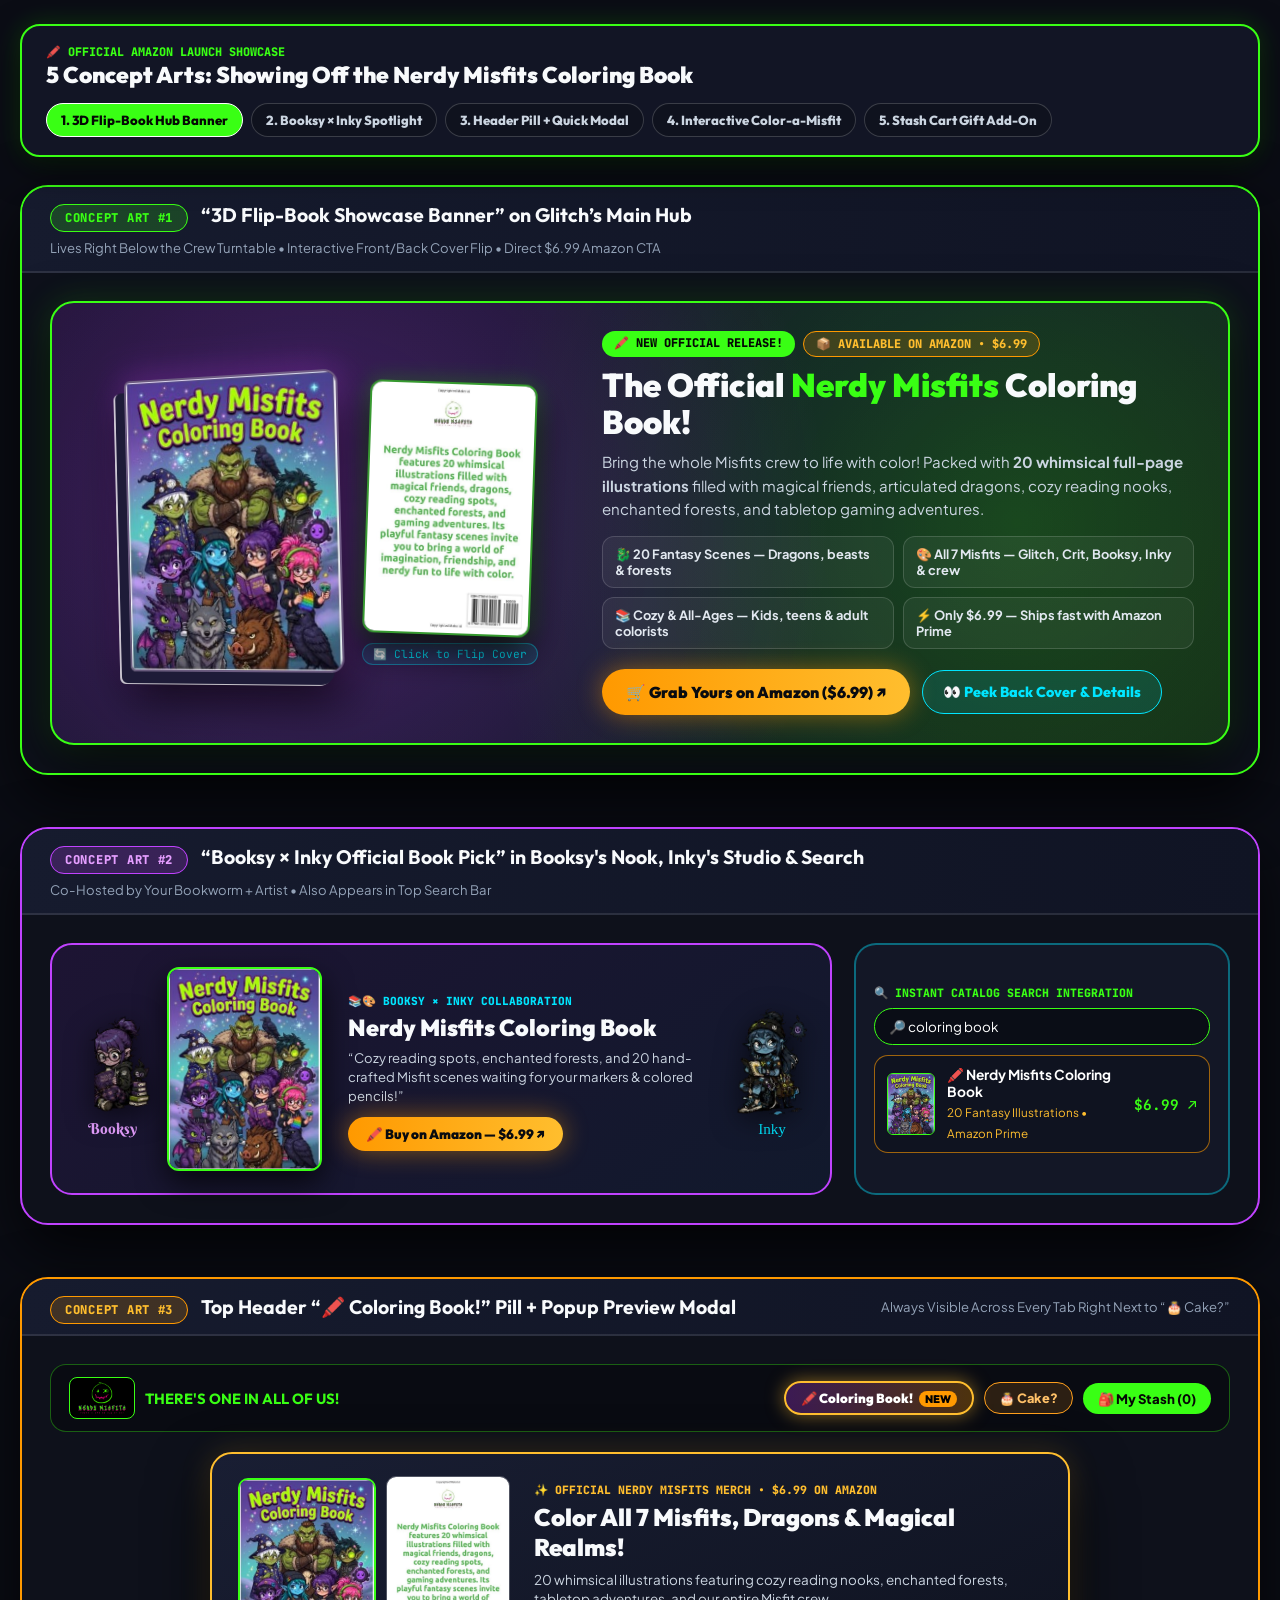
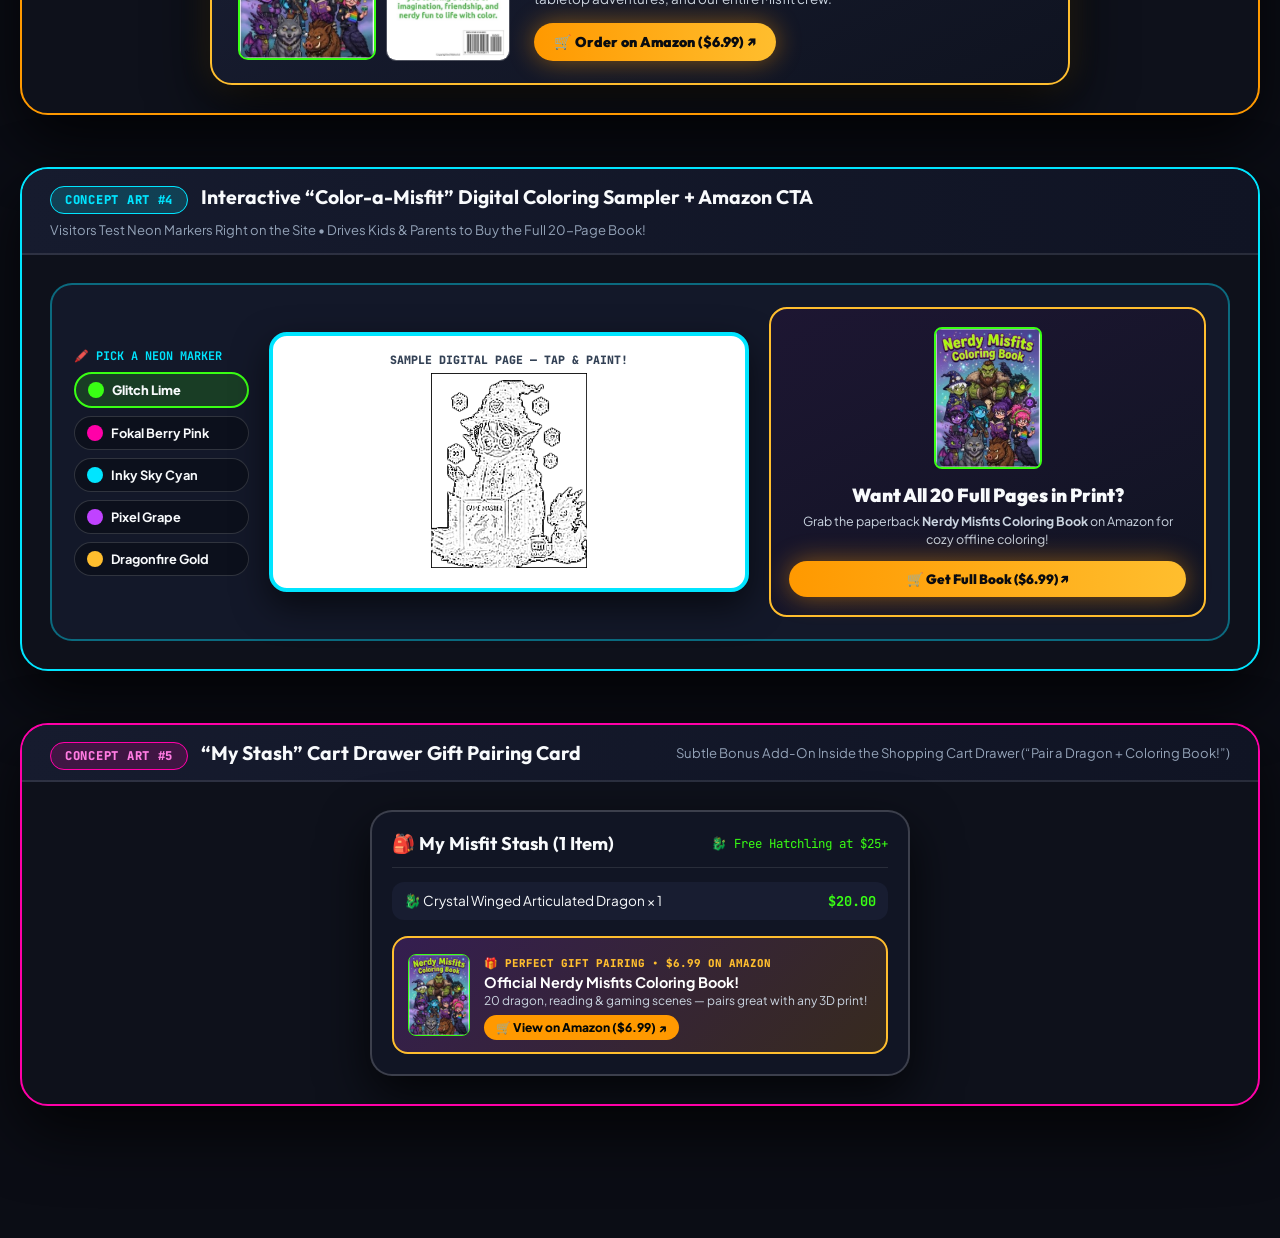
<file: coloring_book_concepts.html>
<!DOCTYPE html>
<html lang="en">
<head>
  <meta charset="UTF-8" />
  <meta name="viewport" content="width=device-width, initial-scale=1.0" />
  <title>Nerdy Misfits Coloring Book — 5 Website Showcase Concept Arts</title>
  <link rel="icon" type="image/png" href="assets/icon.png" />
  <link rel="preconnect" href="https://fonts.googleapis.com">
  <link rel="preconnect" href="https://fonts.gstatic.com" crossorigin>
  <link href="https://fonts.googleapis.com/css2?family=Berkshire+Swash&family=Cinzel+Decorative:wght@700;900&family=JetBrains+Mono:wght@600;700;800&family=Outfit:wght@600;700;800;900&family=Permanent+Marker&family=Plus+Jakarta+Sans:wght@400;500;600;700&display=swap" rel="stylesheet">
  <style>
    :root {
      --bg-deep: #0b0d15;
      --bg-card: #131726;
      --neon-green: #39ff14;
      --neon-cyan: #00e5ff;
      --neon-pink: #ff00a8;
      --neon-volt: #ccff00;
      --pixel-purple: #c042ff;
      --amber: #ff9f1c;
      --text-bright: #f8fafc;
      --text-muted: #94a3b8;
      --font-display: 'Outfit', sans-serif;
      --font-body: 'Plus Jakarta Sans', sans-serif;
      --font-mono: 'JetBrains Mono', monospace;
    }
    * { box-sizing: border-box; margin: 0; padding: 0; }
    body {
      background: var(--bg-deep);
      color: var(--text-bright);
      font-family: var(--font-body);
      padding: 24px 20px 80px;
    }
    .top-nav {
      max-width: 1320px;
      margin: 0 auto 28px;
      background: rgba(19, 23, 38, 0.95);
      border: 2px solid var(--neon-green);
      border-radius: 20px;
      padding: 18px 24px;
      display: flex;
      align-items: center;
      justify-content: space-between;
      flex-wrap: wrap;
      gap: 14px;
      box-shadow: 0 12px 35px rgba(0,0,0,0.6), 0 0 24px rgba(57,255,20,0.2);
      position: sticky;
      top: 12px;
      z-index: 100;
      backdrop-filter: blur(12px);
    }
    .nav-tabs { display: flex; gap: 8px; flex-wrap: wrap; }
    .nav-tab {
      background: #0f121e;
      border: 1.5px solid rgba(255,255,255,0.18);
      color: #cbd5e1;
      font-family: var(--font-display);
      font-weight: 800;
      font-size: 0.82rem;
      padding: 8px 14px;
      border-radius: 99px;
      text-decoration: none;
    }
    .nav-tab:hover, .nav-tab.active {
      background: var(--neon-green);
      color: #050805;
      border-color: #fff;
    }
    .concept-board {
      max-width: 1320px;
      margin: 0 auto 52px;
      background: #0e111b;
      border: 2.5px solid rgba(255,255,255,0.16);
      border-radius: 28px;
      overflow: hidden;
      box-shadow: 0 25px 65px rgba(0,0,0,0.75);
    }
    .concept-header-strip {
      background: linear-gradient(90deg, #161b2e 0%, #101424 100%);
      padding: 15px 28px;
      border-bottom: 2px solid rgba(255,255,255,0.1);
      display: flex;
      align-items: center;
      justify-content: space-between;
      flex-wrap: wrap;
      gap: 12px;
    }
    .concept-tag {
      font-family: var(--font-mono);
      font-size: 0.76rem;
      font-weight: 800;
      padding: 5px 14px;
      border-radius: 99px;
      text-transform: uppercase;
      letter-spacing: 0.06em;
    }
    .concept-body { padding: 28px; }

    /* 3D Book Mockup Styling */
    .book-3d-stage {
      display: flex;
      align-items: center;
      justify-content: center;
      gap: 18px;
      perspective: 1100px;
    }
    .book-3d-front {
      width: 225px;
      border-radius: 6px 14px 14px 6px;
      transform: rotateY(-14deg) rotateZ(-1.5deg);
      box-shadow:
        -10px 12px 0 #1e1b38,
        -12px 13px 0 rgba(255,255,255,0.75),
        0 24px 48px rgba(0,0,0,0.85),
        0 0 36px rgba(192,66,255,0.45);
      border: 2px solid rgba(255,255,255,0.28);
      display: block;
    }
    .book-3d-back {
      width: 170px;
      border-radius: 12px;
      transform: rotateY(10deg) rotateZ(2deg);
      box-shadow: 0 18px 36px rgba(0,0,0,0.75), 0 0 22px rgba(57,255,20,0.28);
      border: 2px solid rgba(57,255,20,0.55);
      display: block;
    }
    .amz-btn {
      display: inline-flex;
      align-items: center;
      gap: 9px;
      background: linear-gradient(90deg, #ff9900, #ffbe2e);
      color: #090b10;
      font-family: var(--font-display);
      font-weight: 900;
      font-size: 0.98rem;
      padding: 13px 24px;
      border-radius: 99px;
      text-decoration: none;
      box-shadow: 0 0 26px rgba(255,153,0,0.48);
    }
    .neon-sec-btn {
      display: inline-flex;
      align-items: center;
      gap: 8px;
      background: rgba(0,229,255,0.12);
      border: 1.5px solid var(--neon-cyan);
      color: var(--neon-cyan);
      font-family: var(--font-display);
      font-weight: 800;
      font-size: 0.9rem;
      padding: 12px 20px;
      border-radius: 99px;
      text-decoration: none;
    }
    .feat-chip {
      background: rgba(255,255,255,0.05);
      border: 1px solid rgba(255,255,255,0.15);
      border-radius: 12px;
      padding: 9px 12px;
      font-size: 0.8rem;
      font-weight: 700;
      color: #e2e8f0;
    }
  </style>
</head>
<body>

  <div class="top-nav">
    <div>
      <div style="font-family:var(--font-mono);font-size:0.74rem;color:var(--neon-green);font-weight:800;">🖍️ OFFICIAL AMAZON LAUNCH SHOWCASE</div>
      <h1 style="font-family:var(--font-display);font-size:1.42rem;font-weight:900;">5 Concept Arts: Showing Off the Nerdy Misfits Coloring Book</h1>
    </div>
    <div class="nav-tabs">
      <a href="#concept-1" class="nav-tab active">1. 3D Flip-Book Hub Banner</a>
      <a href="#concept-2" class="nav-tab">2. Booksy × Inky Spotlight</a>
      <a href="#concept-3" class="nav-tab">3. Header Pill + Quick Modal</a>
      <a href="#concept-4" class="nav-tab">4. Interactive Color-a-Misfit</a>
      <a href="#concept-5" class="nav-tab">5. Stash Cart Gift Add-On</a>
    </div>
  </div>

  <!-- ====================================================================
       CONCEPT 1: 3D FLIP-BOOK SHOWCASE BANNER ON GLITCH'S MAIN HUB
       ==================================================================== -->
  <section id="concept-1" class="concept-board" style="border-color:var(--neon-green);">
    <div class="concept-header-strip">
      <div>
        <span class="concept-tag" style="background:rgba(57,255,20,0.18);color:var(--neon-green);border:1px solid var(--neon-green);">CONCEPT ART #1</span>
        <strong style="font-family:var(--font-display);font-size:1.22rem;margin-left:10px;">“3D Flip-Book Showcase Banner” on Glitch’s Main Hub</strong>
      </div>
      <span style="font-size:0.82rem;color:var(--text-muted);">Lives Right Below the Crew Turntable • Interactive Front/Back Cover Flip • Direct $6.99 Amazon CTA</span>
    </div>

    <div class="concept-body">
      <div style="background:radial-gradient(circle at 22% 50%, rgba(192,66,255,0.28), transparent 55%), radial-gradient(circle at 82% 50%, rgba(57,255,20,0.2), transparent 55%), linear-gradient(135deg, #17122b 0%, #101626 55%, #132019 100%); border:2.5px solid var(--neon-green); border-radius:24px; padding:28px 34px; display:grid; grid-template-columns:0.9fr 1.1fr; align-items:center; gap:32px; box-shadow:0 20px 55px rgba(0,0,0,0.65), 0 0 32px rgba(57,255,20,0.18);">
        <!-- Left: 3D Front + Back Cover Stage -->
        <div class="book-3d-stage">
          <img src="assets/coloring_book_cover.jpg" alt="Nerdy Misfits Coloring Book Cover" class="book-3d-front" />
          <div style="display:flex;flex-direction:column;align-items:center;gap:8px;">
            <img src="assets/coloring_book_back.jpg" alt="Back Cover" class="book-3d-back" />
            <span style="font-family:var(--font-mono);font-size:0.7rem;color:var(--neon-cyan);background:rgba(0,229,255,0.12);border:1px solid rgba(0,229,255,0.4);padding:3px 10px;border-radius:99px;">🔄 Click to Flip Cover</span>
          </div>
        </div>

        <!-- Right: Copy, Highlights & Amazon CTA -->
        <div>
          <div style="display:flex;gap:8px;flex-wrap:wrap;margin-bottom:10px;">
            <span style="background:var(--neon-green);color:#050805;font-family:var(--font-mono);font-size:0.75rem;font-weight:900;padding:4px 12px;border-radius:99px;">🖍️ NEW OFFICIAL RELEASE!</span>
            <span style="background:rgba(255,153,0,0.18);color:#ffbe2e;border:1px solid #ff9900;font-family:var(--font-mono);font-size:0.75rem;font-weight:800;padding:4px 12px;border-radius:99px;">📦 AVAILABLE ON AMAZON • $6.99</span>
          </div>

          <h2 style="font-family:var(--font-display);font-size:2.05rem;font-weight:900;line-height:1.12;margin-bottom:10px;">
            The Official <span style="color:var(--neon-green);">Nerdy Misfits</span> Coloring Book!
          </h2>

          <p style="font-size:0.94rem;color:#cbd5e1;line-height:1.55;margin-bottom:16px;">
            Bring the whole Misfits crew to life with color! Packed with <strong>20 whimsical full-page illustrations</strong> filled with magical friends, articulated dragons, cozy reading nooks, enchanted forests, and tabletop gaming adventures.
          </p>

          <div style="display:grid;grid-template-columns:1fr 1fr;gap:9px;margin-bottom:20px;">
            <div class="feat-chip">🐉 <strong>20 Fantasy Scenes</strong> — Dragons, beasts &amp; forests</div>
            <div class="feat-chip">🎨 <strong>All 7 Misfits</strong> — Glitch, Crit, Booksy, Inky &amp; crew</div>
            <div class="feat-chip">📚 <strong>Cozy &amp; All-Ages</strong> — Kids, teens &amp; adult colorists</div>
            <div class="feat-chip">⚡ <strong>Only $6.99</strong> — Ships fast with Amazon Prime</div>
          </div>

          <div style="display:flex;gap:12px;flex-wrap:wrap;align-items:center;">
            <a href="https://a.co/d/06aS3bZN" target="_blank" rel="noopener" class="amz-btn">
              <span>🛒 Grab Yours on Amazon ($6.99) ↗</span>
            </a>
            <span class="neon-sec-btn">👀 Peek Back Cover &amp; Details</span>
          </div>
        </div>
      </div>
    </div>
  </section>

  <!-- ====================================================================
       CONCEPT 2: BOOKSY x INKY CO-HOSTED SPOTLIGHT + LIVE SEARCH RESULT
       ==================================================================== -->
  <section id="concept-2" class="concept-board" style="border-color:var(--pixel-purple);">
    <div class="concept-header-strip">
      <div>
        <span class="concept-tag" style="background:rgba(192,66,255,0.2);color:#e59eff;border:1px solid var(--pixel-purple);">CONCEPT ART #2</span>
        <strong style="font-family:var(--font-display);font-size:1.22rem;margin-left:10px;">“Booksy × Inky Official Book Pick” in Booksy's Nook, Inky's Studio &amp; Search</strong>
      </div>
      <span style="font-size:0.82rem;color:var(--text-muted);">Co-Hosted by Your Bookworm + Artist • Also Appears in Top Search Bar</span>
    </div>

    <div class="concept-body">
      <div style="display:grid;grid-template-columns:1.35fr 0.65fr;gap:22px;align-items:stretch;">
        <!-- Left: Booksy x Inky Banner Card -->
        <div style="background:linear-gradient(145deg,#1d1433 0%,#11192c 100%);border:2px solid var(--pixel-purple);border-radius:22px;padding:22px;display:grid;grid-template-columns:auto 165px 1fr auto;align-items:center;gap:16px;">
          <div style="text-align:center;">
            <img src="assets/crew_booksy.png?v=3" alt="Booksy" style="height:115px;object-fit:contain;filter:drop-shadow(0 6px 14px rgba(0,0,0,0.6));" />
            <div style="font-family:'Berkshire Swash',cursive;color:#e59eff;font-size:0.95rem;">Booksy</div>
          </div>

          <img src="assets/coloring_book_cover.jpg" alt="Coloring Book" style="width:155px;border-radius:12px;border:2px solid var(--neon-green);box-shadow:0 12px 30px rgba(0,0,0,0.7);" />

          <div>
            <span style="font-family:var(--font-mono);font-size:0.7rem;color:var(--neon-cyan);font-weight:800;">📚🎨 BOOKSY × INKY COLLABORATION</span>
            <h3 style="font-family:var(--font-display);font-size:1.45rem;font-weight:900;margin:4px 0 6px;">Nerdy Misfits Coloring Book</h3>
            <p style="font-size:0.82rem;color:#cbd5e1;line-height:1.45;margin-bottom:12px;">
              “Cozy reading spots, enchanted forests, and 20 hand-crafted Misfit scenes waiting for your markers &amp; colored pencils!”
            </p>
            <a href="https://a.co/d/06aS3bZN" target="_blank" rel="noopener" class="amz-btn" style="padding:9px 18px;font-size:0.84rem;">
              <span>🖍️ Buy on Amazon — $6.99 ↗</span>
            </a>
          </div>

          <div style="text-align:center;">
            <img src="assets/crew_inky.png?v=3" alt="Inky" style="height:115px;object-fit:contain;filter:drop-shadow(0 6px 14px rgba(0,0,0,0.6));" />
            <div style="font-family:'Permanent Marker',cursive;color:var(--neon-cyan);font-size:0.95rem;">Inky</div>
          </div>
        </div>

        <!-- Right: Search Dropdown Preview -->
        <div style="background:#131726;border:2px solid rgba(0,229,255,0.4);border-radius:22px;padding:18px;display:flex;flex-direction:column;justify-content:center;">
          <div style="font-family:var(--font-mono);font-size:0.72rem;color:var(--neon-green);font-weight:800;margin-bottom:8px;">🔍 INSTANT CATALOG SEARCH INTEGRATION</div>
          <div style="background:#0a0d16;border:1.5px solid var(--neon-green);border-radius:99px;padding:9px 14px;font-size:0.84rem;color:#fff;margin-bottom:10px;">
            🔎 coloring book
          </div>
          <div style="background:#0f1320;border:1.5px solid rgba(255,153,0,0.6);border-radius:14px;padding:10px 12px;display:flex;align-items:center;gap:12px;">
            <img src="assets/coloring_book_cover.jpg" alt="Cover" style="width:48px;height:62px;object-fit:cover;border-radius:6px;border:1px solid var(--neon-green);" />
            <div style="flex:1;">
              <strong style="font-size:0.86rem;display:block;color:#fff;">🖍️ Nerdy Misfits Coloring Book</strong>
              <span style="font-size:0.73rem;color:#ffbe2e;">20 Fantasy Illustrations • Amazon Prime</span>
            </div>
            <strong style="font-family:var(--font-mono);color:var(--neon-green);font-size:0.9rem;">$6.99 ↗</strong>
          </div>
        </div>
      </div>
    </div>
  </section>

  <!-- ====================================================================
       CONCEPT 3: TOP HEADER "🖍️ COLORING BOOK" PILL + QUICK-PEEK MODAL
       ==================================================================== -->
  <section id="concept-3" class="concept-board" style="border-color:#ff9900;">
    <div class="concept-header-strip">
      <div>
        <span class="concept-tag" style="background:rgba(255,153,0,0.18);color:#ffbe2e;border:1px solid #ff9900;">CONCEPT ART #3</span>
        <strong style="font-family:var(--font-display);font-size:1.22rem;margin-left:10px;">Top Header “🖍️ Coloring Book!” Pill + Popup Preview Modal</strong>
      </div>
      <span style="font-size:0.82rem;color:var(--text-muted);">Always Visible Across Every Tab Right Next to “🎂 Cake?”</span>
    </div>

    <div class="concept-body">
      <!-- Simulated Site Header Row -->
      <div style="background:#090b12;border:1.5px solid rgba(57,255,20,0.35);border-radius:16px;padding:12px 18px;display:flex;align-items:center;justify-content:space-between;margin-bottom:20px;">
        <div style="display:flex;align-items:center;gap:10px;">
          <img src="assets/official_logo.png" alt="Logo" style="height:42px;background:#000;padding:3px 7px;border-radius:8px;border:1.5px solid var(--neon-green);" />
          <strong style="font-family:var(--font-display);color:var(--neon-green);font-size:0.92rem;">THERE'S ONE IN ALL OF US!</strong>
        </div>
        <div style="display:flex;align-items:center;gap:10px;">
          <!-- NEW PILL -->
          <span style="background:linear-gradient(90deg,rgba(192,66,255,0.28),rgba(255,153,0,0.28));border:2px solid #ffbe2e;color:#fff;font-family:var(--font-display);font-weight:900;font-size:0.82rem;padding:7px 15px;border-radius:99px;box-shadow:0 0 18px rgba(255,190,46,0.5);">
            🖍️ Coloring Book! <span style="background:#ff9900;color:#000;padding:1px 6px;border-radius:99px;font-size:0.68rem;margin-left:4px;">NEW</span>
          </span>
          <span style="background:rgba(255,159,28,0.14);border:1.5px solid #ff9f1c;color:#ffc168;font-weight:800;font-size:0.8rem;padding:7px 14px;border-radius:99px;">🎂 Cake?</span>
          <span style="background:var(--neon-green);color:#050805;font-weight:900;font-size:0.82rem;padding:7px 15px;border-radius:99px;">🎒 My Stash (0)</span>
        </div>
      </div>

      <!-- Simulated Quick-Peek Popup Modal -->
      <div style="max-width:860px;margin:0 auto;background:linear-gradient(155deg,#191e33 0%,#0f1320 100%);border:2.5px solid #ffbe2e;border-radius:22px;padding:22px 26px;display:grid;grid-template-columns:auto 1fr;gap:24px;align-items:center;box-shadow:0 24px 60px rgba(0,0,0,0.8), 0 0 30px rgba(255,190,46,0.2);">
        <div style="display:flex;gap:10px;align-items:center;">
          <img src="assets/coloring_book_cover.jpg" alt="Front" style="width:138px;border-radius:10px;border:2px solid var(--neon-green);" />
          <img src="assets/coloring_book_back.jpg" alt="Back" style="width:124px;border-radius:10px;border:1.5px solid rgba(255,255,255,0.25);" />
        </div>
        <div>
          <span style="font-family:var(--font-mono);font-size:0.72rem;color:#ffbe2e;font-weight:800;">✨ OFFICIAL NERDY MISFITS MERCH • $6.99 ON AMAZON</span>
          <h3 style="font-family:var(--font-display);font-size:1.5rem;font-weight:900;margin:4px 0 8px;">Color All 7 Misfits, Dragons &amp; Magical Realms!</h3>
          <p style="font-size:0.84rem;color:#cbd5e1;line-height:1.48;margin-bottom:14px;">
            20 whimsical illustrations featuring cozy reading nooks, enchanted forests, tabletop adventures, and our entire Misfit crew.
          </p>
          <a href="https://a.co/d/06aS3bZN" target="_blank" rel="noopener" class="amz-btn" style="padding:10px 20px;font-size:0.88rem;">
            <span>🛒 Order on Amazon ($6.99) ↗</span>
          </a>
        </div>
      </div>
    </div>
  </section>

  <!-- ====================================================================
       CONCEPT 4: INTERACTIVE "COLOR-A-MISFIT" BROWSER MINI-ACTIVITY
       ==================================================================== -->
  <section id="concept-4" class="concept-board" style="border-color:var(--neon-cyan);">
    <div class="concept-header-strip">
      <div>
        <span class="concept-tag" style="background:rgba(0,229,255,0.18);color:var(--neon-cyan);border:1px solid var(--neon-cyan);">CONCEPT ART #4</span>
        <strong style="font-family:var(--font-display);font-size:1.22rem;margin-left:10px;">Interactive “Color-a-Misfit” Digital Coloring Sampler + Amazon CTA</strong>
      </div>
      <span style="font-size:0.82rem;color:var(--text-muted);">Visitors Test Neon Markers Right on the Site • Drives Kids &amp; Parents to Buy the Full 20-Page Book!</span>
    </div>

    <div class="concept-body">
      <div style="display:grid;grid-template-columns:0.32fr 0.88fr 0.8fr;gap:20px;align-items:center;background:#131829;border:2px solid rgba(0,229,255,0.4);border-radius:22px;padding:22px;">
        <!-- Marker Palette -->
        <div style="display:flex;flex-direction:column;gap:8px;">
          <strong style="font-family:var(--font-mono);font-size:0.74rem;color:var(--neon-cyan);">🖍️ PICK A NEON MARKER</strong>
          <div style="display:flex;align-items:center;gap:8px;background:rgba(57,255,20,0.16);border:2px solid var(--neon-green);padding:8px 12px;border-radius:99px;font-size:0.8rem;font-weight:800;"><span style="width:16px;height:16px;border-radius:50%;background:#39ff14;display:inline-block;"></span>Glitch Lime</div>
          <div style="display:flex;align-items:center;gap:8px;background:#0c101c;border:1px solid rgba(255,255,255,0.15);padding:8px 12px;border-radius:99px;font-size:0.8rem;font-weight:700;"><span style="width:16px;height:16px;border-radius:50%;background:#ff00a8;display:inline-block;"></span>Fokal Berry Pink</div>
          <div style="display:flex;align-items:center;gap:8px;background:#0c101c;border:1px solid rgba(255,255,255,0.15);padding:8px 12px;border-radius:99px;font-size:0.8rem;font-weight:700;"><span style="width:16px;height:16px;border-radius:50%;background:#00e5ff;display:inline-block;"></span>Inky Sky Cyan</div>
          <div style="display:flex;align-items:center;gap:8px;background:#0c101c;border:1px solid rgba(255,255,255,0.15);padding:8px 12px;border-radius:99px;font-size:0.8rem;font-weight:700;"><span style="width:16px;height:16px;border-radius:50%;background:#c042ff;display:inline-block;"></span>Pixel Grape</div>
          <div style="display:flex;align-items:center;gap:8px;background:#0c101c;border:1px solid rgba(255,255,255,0.15);padding:8px 12px;border-radius:99px;font-size:0.8rem;font-weight:700;"><span style="width:16px;height:16px;border-radius:50%;background:#ffbe2e;display:inline-block;"></span>Dragonfire Gold</div>
        </div>

        <!-- Sample Coloring Canvas -->
        <div style="background:#ffffff;border-radius:18px;padding:16px;text-align:center;border:4px solid var(--neon-cyan);box-shadow:0 14px 35px rgba(0,0,0,0.6);">
          <div style="font-family:var(--font-mono);font-size:0.72rem;color:#334155;font-weight:800;margin-bottom:6px;">SAMPLE DIGITAL PAGE — TAP &amp; PAINT!</div>
          <img src="assets/coloring_sample_crit.png" alt="Sample Coloring Sketch" style="height:195px;object-fit:contain;" />
        </div>

        <!-- Book Upsell Card -->
        <div style="background:linear-gradient(155deg,#1d1632 0%,#101422 100%);border:2px solid #ffbe2e;border-radius:18px;padding:18px;text-align:center;">
          <img src="assets/coloring_book_cover.jpg" alt="Coloring Book" style="width:108px;border-radius:8px;border:2px solid var(--neon-green);margin-bottom:10px;" />
          <h4 style="font-family:var(--font-display);font-size:1.18rem;font-weight:900;margin-bottom:6px;">Want All 20 Full Pages in Print?</h4>
          <p style="font-size:0.78rem;color:#cbd5e1;line-height:1.42;margin-bottom:12px;">
            Grab the paperback <strong>Nerdy Misfits Coloring Book</strong> on Amazon for cozy offline coloring!
          </p>
          <a href="https://a.co/d/06aS3bZN" target="_blank" rel="noopener" class="amz-btn" style="padding:10px 18px;font-size:0.84rem;width:100%;justify-content:center;">
            <span>🛒 Get Full Book ($6.99) ↗</span>
          </a>
        </div>
      </div>
    </div>
  </section>

  <!-- ====================================================================
       CONCEPT 5: MY STASH CART DRAWER GIFT PAIRING CARD
       ==================================================================== -->
  <section id="concept-5" class="concept-board" style="border-color:var(--neon-pink);">
    <div class="concept-header-strip">
      <div>
        <span class="concept-tag" style="background:rgba(255,0,168,0.18);color:#ff7be2;border:1px solid var(--neon-pink);">CONCEPT ART #5</span>
        <strong style="font-family:var(--font-display);font-size:1.22rem;margin-left:10px;">“My Stash” Cart Drawer Gift Pairing Card</strong>
      </div>
      <span style="font-size:0.82rem;color:var(--text-muted);">Subtle Bonus Add-On Inside the Shopping Cart Drawer (“Pair a Dragon + Coloring Book!”)</span>
    </div>

    <div class="concept-body">
      <div style="max-width:540px;margin:0 auto;background:#111524;border:2px solid rgba(255,255,255,0.18);border-radius:22px;padding:20px;box-shadow:0 20px 50px rgba(0,0,0,0.75);">
        <div style="display:flex;justify-content:space-between;align-items:center;padding-bottom:12px;border-bottom:1px solid rgba(255,255,255,0.1);margin-bottom:14px;">
          <strong style="font-family:var(--font-display);font-size:1.15rem;">🎒 My Misfit Stash (1 Item)</strong>
          <span style="font-family:var(--font-mono);font-size:0.78rem;color:var(--neon-green);">🐉 Free Hatchling at $25+</span>
        </div>

        <!-- Sample Cart Item -->
        <div style="background:#181d31;border-radius:12px;padding:10px 12px;display:flex;justify-content:space-between;align-items:center;margin-bottom:16px;font-size:0.85rem;">
          <span>🐉 Crystal Winged Articulated Dragon × 1</span>
          <strong style="color:var(--neon-green);font-family:var(--font-mono);">$20.00</strong>
        </div>

        <!-- Coloring Book Gift Pairing Box -->
        <div style="background:linear-gradient(135deg,rgba(192,66,255,0.2),rgba(255,153,0,0.16));border:2px solid #ffbe2e;border-radius:16px;padding:12px 14px;display:flex;align-items:center;gap:14px;">
          <img src="assets/coloring_book_cover.jpg" alt="Coloring Book" style="width:62px;height:82px;object-fit:cover;border-radius:8px;border:1.5px solid var(--neon-green);flex-shrink:0;" />
          <div style="flex:1;">
            <span style="font-family:var(--font-mono);font-size:0.68rem;color:#ffbe2e;font-weight:900;">🎁 PERFECT GIFT PAIRING • $6.99 ON AMAZON</span>
            <strong style="display:block;font-size:0.9rem;color:#fff;margin:2px 0;">Official Nerdy Misfits Coloring Book!</strong>
            <span style="font-size:0.75rem;color:#cbd5e1;display:block;margin-bottom:7px;">20 dragon, reading &amp; gaming scenes — pairs great with any 3D print!</span>
            <a href="https://a.co/d/06aS3bZN" target="_blank" rel="noopener" style="display:inline-block;background:#ff9900;color:#050805;font-weight:900;font-size:0.75rem;padding:5px 12px;border-radius:99px;text-decoration:none;">
              🛒 View on Amazon ($6.99) ↗
            </a>
          </div>
        </div>
      </div>
    </div>
  </section>

  <script>
    (function() {
      const only = new URLSearchParams(window.location.search).get('only');
      if (only) {
        const nav = document.querySelector('.top-nav');
        if (nav) nav.style.display = 'none';
        document.body.style.padding = '16px 20px';
        document.querySelectorAll('.concept-board').forEach(el => {
          if (el.id !== 'concept-' + only) {
            el.style.display = 'none';
          } else {
            el.style.margin = '0 auto';
          }
        });
      }
    })();
  </script>
</body>
</html>
</file>
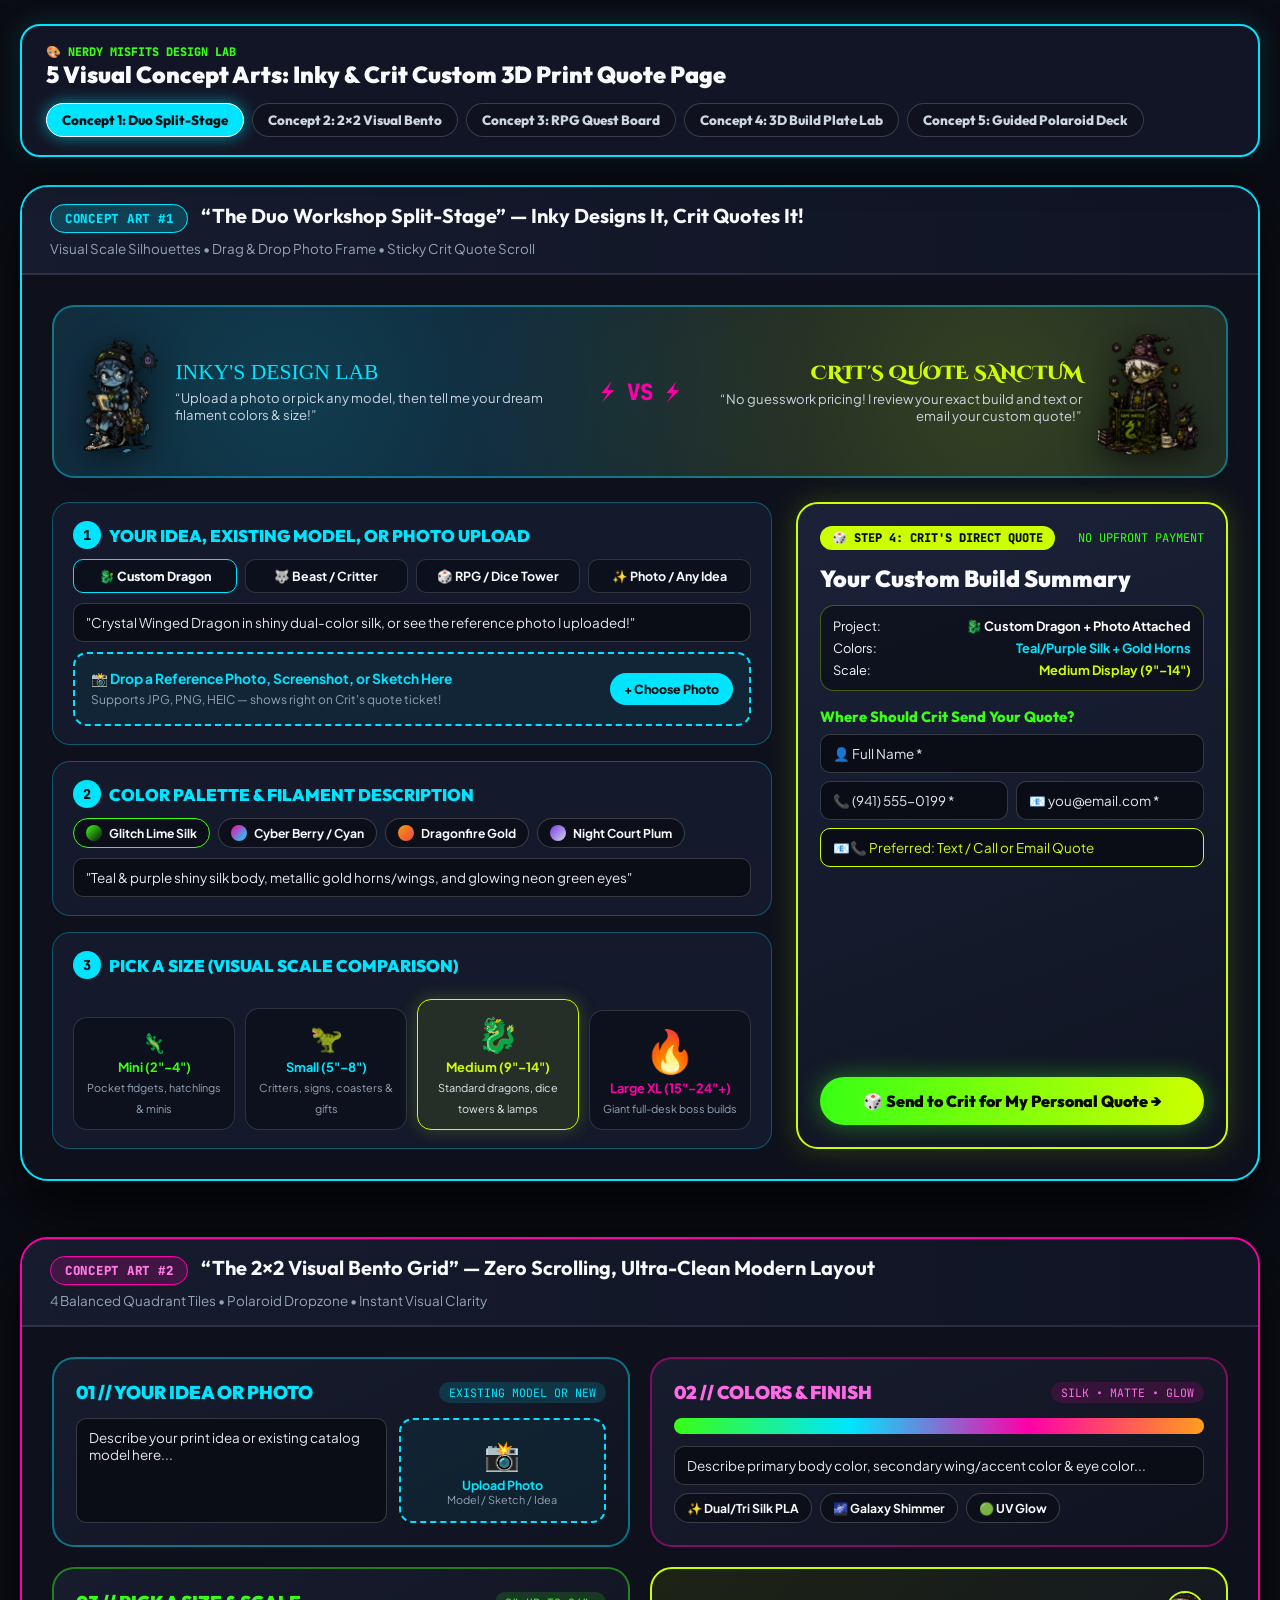
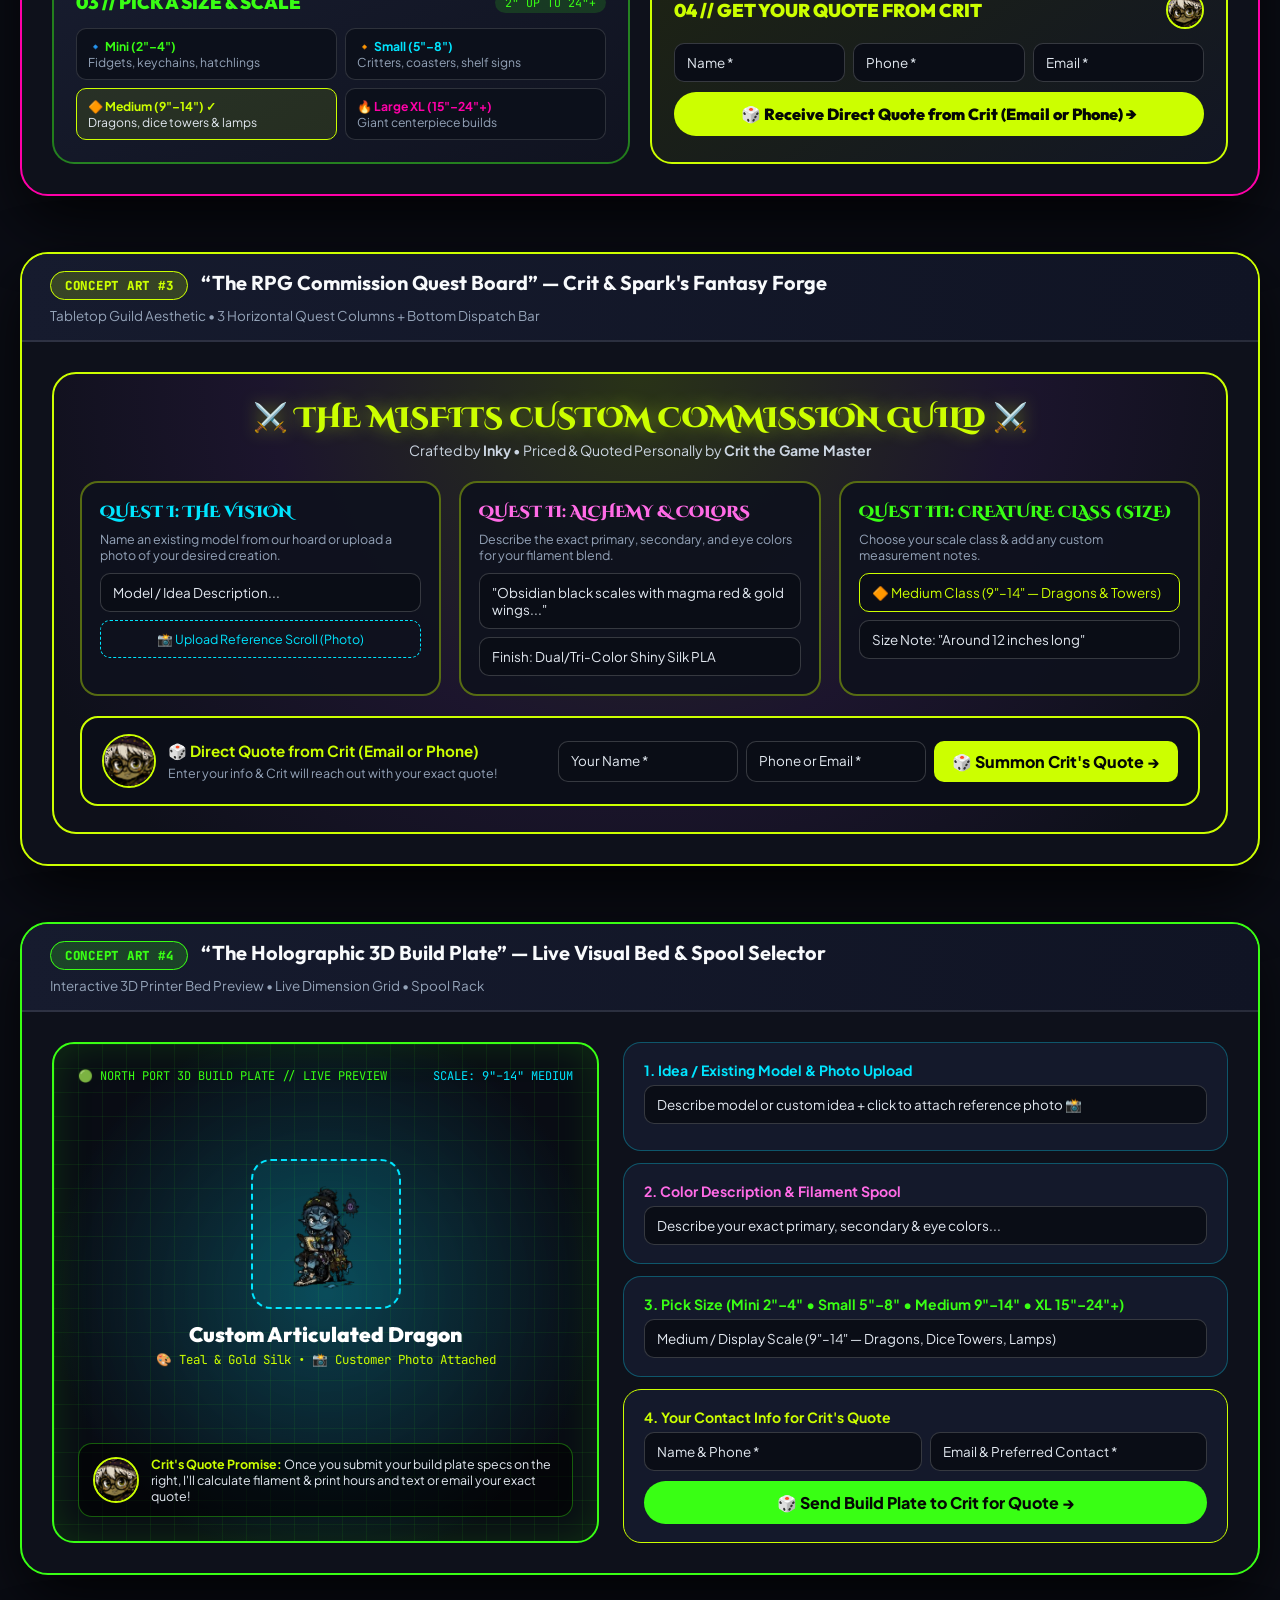
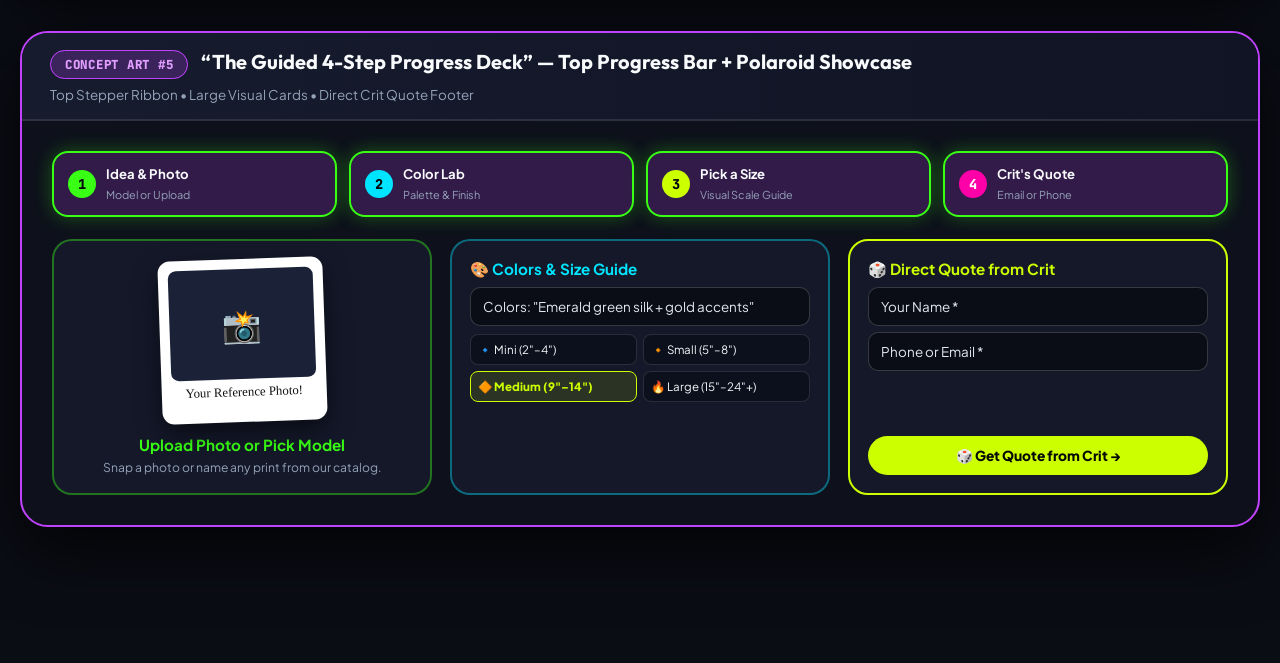
<file: custom_concepts.html>
<!DOCTYPE html>
<html lang="en">
<head>
  <meta charset="UTF-8" />
  <meta name="viewport" content="width=device-width, initial-scale=1.0" />
  <title>Nerdy Misfits — 5 Visual Concept Arts for the Custom 3D Print Quote Studio</title>
  <link rel="icon" type="image/png" href="assets/icon.png" />
  <link rel="preconnect" href="https://fonts.googleapis.com">
  <link rel="preconnect" href="https://fonts.gstatic.com" crossorigin>
  <link href="https://fonts.googleapis.com/css2?family=Berkshire+Swash&family=Cinzel+Decorative:wght@700;900&family=JetBrains+Mono:wght@600;700;800&family=Metal+Mania&family=Outfit:wght@600;700;800;900&family=Permanent+Marker&family=Plus+Jakarta+Sans:wght@400;500;600;700&family=Press+Start+2P&family=Righteous&family=Rubik+Glitch&display=swap" rel="stylesheet">
  <style>
    :root {
      --bg-deep: #0b0d15;
      --bg-card: #131726;
      --neon-green: #39ff14;
      --neon-cyan: #00e5ff;
      --neon-pink: #ff00a8;
      --neon-volt: #ccff00;
      --pixel-purple: #c042ff;
      --inky-blue: #1b76e5;
      --text-bright: #f8fafc;
      --text-muted: #94a3b8;
      --font-display: 'Outfit', sans-serif;
      --font-body: 'Plus Jakarta Sans', sans-serif;
      --font-mono: 'JetBrains Mono', monospace;
    }
    * { box-sizing: border-box; margin: 0; padding: 0; }
    body {
      background: var(--bg-deep);
      color: var(--text-bright);
      font-family: var(--font-body);
      padding: 24px 20px 80px;
    }
    .top-nav {
      max-width: 1320px;
      margin: 0 auto 28px;
      background: rgba(19, 23, 38, 0.95);
      border: 2px solid var(--neon-cyan);
      border-radius: 20px;
      padding: 18px 24px;
      display: flex;
      align-items: center;
      justify-content: space-between;
      flex-wrap: wrap;
      gap: 14px;
      box-shadow: 0 12px 35px rgba(0,0,0,0.6), 0 0 24px rgba(0,229,255,0.2);
      position: sticky;
      top: 12px;
      z-index: 100;
      backdrop-filter: blur(12px);
    }
    .nav-tabs {
      display: flex;
      gap: 8px;
      flex-wrap: wrap;
    }
    .nav-tab {
      background: #0f121e;
      border: 1.5px solid rgba(255,255,255,0.18);
      color: #cbd5e1;
      font-family: var(--font-display);
      font-weight: 800;
      font-size: 0.84rem;
      padding: 8px 15px;
      border-radius: 99px;
      cursor: pointer;
      transition: all 0.2s ease;
      text-decoration: none;
    }
    .nav-tab:hover, .nav-tab.active {
      background: var(--neon-cyan);
      color: #041014;
      border-color: #fff;
      box-shadow: 0 0 16px rgba(0,229,255,0.6);
    }
    .concept-board {
      max-width: 1320px;
      margin: 0 auto 56px;
      background: #0e111b;
      border: 2.5px solid rgba(255,255,255,0.15);
      border-radius: 28px;
      overflow: hidden;
      box-shadow: 0 25px 65px rgba(0,0,0,0.75);
    }
    .concept-header-strip {
      background: linear-gradient(90deg, #161b2e 0%, #101424 100%);
      padding: 16px 28px;
      border-bottom: 2px solid rgba(255,255,255,0.1);
      display: flex;
      align-items: center;
      justify-content: space-between;
      flex-wrap: wrap;
      gap: 12px;
    }
    .concept-tag {
      font-family: var(--font-mono);
      font-size: 0.78rem;
      font-weight: 800;
      padding: 5px 14px;
      border-radius: 99px;
      text-transform: uppercase;
      letter-spacing: 0.06em;
    }
    .concept-body {
      padding: 30px;
    }

    /* =====================================================================
       CONCEPT 1: THE DUO WORKSHOP SPLIT-STAGE (INKY x CRIT)
       ===================================================================== */
    #concept-1 { border-color: var(--neon-cyan); }
    .c1-hero {
      display: grid;
      grid-template-columns: 1fr auto 1fr;
      align-items: center;
      gap: 20px;
      background: radial-gradient(circle at 20% 50%, rgba(0,229,255,0.18), transparent 55%),
                  radial-gradient(circle at 80% 50%, rgba(204,255,0,0.18), transparent 55%),
                  #131829;
      border: 2px solid rgba(0,229,255,0.4);
      border-radius: 22px;
      padding: 22px 28px;
      margin-bottom: 24px;
    }
    .c1-char-box {
      display: flex;
      align-items: center;
      gap: 16px;
    }
    .c1-char-box img {
      height: 125px;
      width: auto;
      object-fit: contain;
      filter: drop-shadow(0 6px 16px rgba(0,0,0,0.65));
    }
    .c1-grid {
      display: grid;
      grid-template-columns: 1.25fr 0.75fr;
      gap: 24px;
    }
    .c1-step-card {
      background: #14192b;
      border: 1.5px solid rgba(0,229,255,0.3);
      border-radius: 18px;
      padding: 18px 20px;
      margin-bottom: 16px;
      position: relative;
    }
    .c1-step-badge {
      display: inline-flex;
      align-items: center;
      gap: 8px;
      font-family: var(--font-display);
      font-weight: 900;
      font-size: 1.05rem;
      color: var(--neon-cyan);
      margin-bottom: 10px;
    }
    .c1-step-num {
      width: 28px;
      height: 28px;
      border-radius: 50%;
      background: var(--neon-cyan);
      color: #05080f;
      display: inline-flex;
      align-items: center;
      justify-content: center;
      font-family: var(--font-mono);
      font-size: 0.85rem;
      font-weight: 900;
    }
    .c1-photo-drop {
      border: 2px dashed var(--neon-cyan);
      background: rgba(0,229,255,0.06);
      border-radius: 14px;
      padding: 16px;
      text-align: center;
      display: flex;
      align-items: center;
      justify-content: space-between;
      gap: 14px;
      margin-top: 10px;
    }
    .c1-scale-bars {
      display: grid;
      grid-template-columns: repeat(4, 1fr);
      gap: 10px;
      align-items: end;
      margin-top: 10px;
    }
    .c1-scale-item {
      background: #0d111d;
      border: 1.5px solid rgba(255,255,255,0.14);
      border-radius: 14px;
      padding: 12px 10px;
      text-align: center;
    }
    .c1-scale-item.active {
      border-color: var(--neon-volt);
      background: rgba(204,255,0,0.09);
      box-shadow: 0 0 18px rgba(204,255,0,0.22);
    }

    /* =====================================================================
       CONCEPT 2: THE 2x2 VISUAL BENTO STUDIO (ALL 4 STEPS AT A GLANCE)
       ===================================================================== */
    #concept-2 { border-color: var(--neon-pink); }
    .c2-bento {
      display: grid;
      grid-template-columns: 1fr 1fr;
      gap: 20px;
    }
    .c2-tile {
      background: linear-gradient(155deg, #171c2e 0%, #101320 100%);
      border: 2px solid rgba(255,255,255,0.14);
      border-radius: 22px;
      padding: 22px;
      display: flex;
      flex-direction: column;
      justify-content: space-between;
    }
    .c2-tile-header {
      display: flex;
      align-items: center;
      justify-content: space-between;
      margin-bottom: 14px;
    }

    /* =====================================================================
       CONCEPT 3: CRIT & SPARK'S RPG COMMISSION QUEST BOARD
       ===================================================================== */
    #concept-3 { border-color: var(--neon-volt); }
    .c3-board {
      background: radial-gradient(circle at 50% 0%, rgba(204,255,0,0.14), rgba(192,66,255,0.08) 50%, #0e101a 90%);
      border: 2.5px solid var(--neon-volt);
      border-radius: 24px;
      padding: 26px;
    }
    .c3-quest-steps {
      display: grid;
      grid-template-columns: repeat(3, 1fr);
      gap: 18px;
      margin-bottom: 20px;
    }
    .c3-quest-card {
      background: rgba(15, 18, 30, 0.92);
      border: 2px solid rgba(204,255,0,0.38);
      border-radius: 18px;
      padding: 18px;
    }

    /* =====================================================================
       CONCEPT 4: HOLOGRAPHIC 3D BUILD PLATE & FILAMENT SPOOL BAR
       ===================================================================== */
    #concept-4 { border-color: var(--neon-green); }
    .c4-layout {
      display: grid;
      grid-template-columns: 0.95fr 1.05fr;
      gap: 24px;
    }
    .c4-holo-stage {
      background:
        linear-gradient(rgba(57,255,20,0.07) 1px, transparent 1px),
        linear-gradient(90deg, rgba(57,255,20,0.07) 1px, transparent 1px),
        radial-gradient(circle at 50% 50%, rgba(0,229,255,0.22), #090c14 75%);
      background-size: 24px 24px, 24px 24px, 100% 100%;
      border: 2px solid var(--neon-green);
      border-radius: 22px;
      padding: 24px;
      display: flex;
      flex-direction: column;
      justify-content: space-between;
      box-shadow: inset 0 0 40px rgba(57,255,20,0.15);
    }

    /* =====================================================================
       CONCEPT 5: THE GUIDED WIZARD DECK + POLAROID PHOTO SHOWCASE
       ===================================================================== */
    #concept-5 { border-color: var(--pixel-purple); }
    .c5-stepper {
      display: grid;
      grid-template-columns: repeat(4, 1fr);
      gap: 12px;
      margin-bottom: 22px;
    }
    .c5-step-pill {
      background: #15192b;
      border: 2px solid rgba(192,66,255,0.4);
      border-radius: 16px;
      padding: 12px 14px;
      display: flex;
      align-items: center;
      gap: 10px;
    }
    .c5-step-pill.active {
      background: rgba(192,66,255,0.2);
      border-color: var(--neon-green);
      box-shadow: 0 0 18px rgba(57,255,20,0.3);
    }

    .mock-input {
      background: #0a0d16;
      border: 1.5px solid rgba(255,255,255,0.18);
      border-radius: 10px;
      padding: 10px 12px;
      color: #e2e8f0;
      font-size: 0.84rem;
      width: 100%;
    }
    .spool-row {
      display: flex;
      gap: 8px;
      flex-wrap: wrap;
    }
    .spool-chip {
      display: inline-flex;
      align-items: center;
      gap: 7px;
      padding: 6px 12px;
      border-radius: 99px;
      background: #0c0f1a;
      border: 1.5px solid rgba(255,255,255,0.2);
      font-size: 0.76rem;
      font-weight: 700;
    }
    .spool-dot {
      width: 16px;
      height: 16px;
      border-radius: 50%;
    }
  </style>
</head>
<body>

  <div class="top-nav">
    <div>
      <div style="font-family:var(--font-mono);font-size:0.74rem;color:var(--neon-green);font-weight:800;">🎨 NERDY MISFITS DESIGN LAB</div>
      <h1 style="font-family:var(--font-display);font-size:1.45rem;font-weight:900;">5 Visual Concept Arts: Inky &amp; Crit Custom 3D Print Quote Page</h1>
    </div>
    <div class="nav-tabs">
      <a href="#concept-1" class="nav-tab active">Concept 1: Duo Split-Stage</a>
      <a href="#concept-2" class="nav-tab">Concept 2: 2×2 Visual Bento</a>
      <a href="#concept-3" class="nav-tab">Concept 3: RPG Quest Board</a>
      <a href="#concept-4" class="nav-tab">Concept 4: 3D Build Plate Lab</a>
      <a href="#concept-5" class="nav-tab">Concept 5: Guided Polaroid Deck</a>
    </div>
  </div>

  <!-- ====================================================================
       CONCEPT 1: THE DUO WORKSHOP SPLIT-STAGE (INKY x CRIT)
       ==================================================================== -->
  <section id="concept-1" class="concept-board">
    <div class="concept-header-strip">
      <div>
        <span class="concept-tag" style="background:rgba(0,229,255,0.18);color:var(--neon-cyan);border:1px solid var(--neon-cyan);">CONCEPT ART #1</span>
        <strong style="font-family:var(--font-display);font-size:1.25rem;margin-left:10px;">“The Duo Workshop Split-Stage” — Inky Designs It, Crit Quotes It!</strong>
      </div>
      <span style="font-size:0.84rem;color:var(--text-muted);">Visual Scale Silhouettes • Drag &amp; Drop Photo Frame • Sticky Crit Quote Scroll</span>
    </div>

    <div class="concept-body">
      <!-- Dual Character Hero Header -->
      <div class="c1-hero">
        <div class="c1-char-box">
          <img src="assets/crew_inky.png?v=3" alt="Inky" />
          <div>
            <span style="font-family:'Permanent Marker',cursive;color:var(--neon-cyan);font-size:1.35rem;">INKY'S DESIGN LAB</span>
            <p style="font-size:0.82rem;color:#cbd5e1;margin-top:4px;">“Upload a photo or pick any model, then tell me your dream filament colors &amp; size!”</p>
          </div>
        </div>

        <div style="font-family:var(--font-mono);font-size:1.4rem;font-weight:900;color:var(--neon-pink);padding:0 10px;">⚡ VS ⚡</div>

        <div class="c1-char-box" style="justify-content:flex-end;text-align:right;">
          <div>
            <span style="font-family:'Cinzel Decorative',serif;color:var(--neon-volt);font-size:1.2rem;font-weight:900;">CRIT'S QUOTE SANCTUM</span>
            <p style="font-size:0.82rem;color:#cbd5e1;margin-top:4px;">“No guesswork pricing! I review your exact build and text or email your custom quote!”</p>
          </div>
          <img src="assets/crew_crit.png?v=3" alt="Crit" />
        </div>
      </div>

      <div class="c1-grid">
        <!-- Left Column: 3 Visual Step Cards -->
        <div>
          <!-- Card 1: Idea + Photo Dropzone -->
          <div class="c1-step-card">
            <div class="c1-step-badge"><span class="c1-step-num">1</span> YOUR IDEA, EXISTING MODEL, OR PHOTO UPLOAD</div>
            <div style="display:grid;grid-template-columns:repeat(4, 1fr);gap:8px;margin-bottom:10px;">
              <div style="background:#0c101c;border:1.5px solid var(--neon-cyan);border-radius:10px;padding:8px;text-align:center;font-size:0.78rem;font-weight:800;">🐉 Custom Dragon</div>
              <div style="background:#0c101c;border:1px solid rgba(255,255,255,0.15);border-radius:10px;padding:8px;text-align:center;font-size:0.78rem;font-weight:700;">🐺 Beast / Critter</div>
              <div style="background:#0c101c;border:1px solid rgba(255,255,255,0.15);border-radius:10px;padding:8px;text-align:center;font-size:0.78rem;font-weight:700;">🎲 RPG / Dice Tower</div>
              <div style="background:#0c101c;border:1px solid rgba(255,255,255,0.15);border-radius:10px;padding:8px;text-align:center;font-size:0.78rem;font-weight:700;">✨ Photo / Any Idea</div>
            </div>
            <div class="mock-input" style="margin-bottom:10px;">"Crystal Winged Dragon in shiny dual-color silk, or see the reference photo I uploaded!"</div>
            <div class="c1-photo-drop">
              <div style="text-align:left;">
                <strong style="color:var(--neon-cyan);font-size:0.86rem;display:block;">📸 Drop a Reference Photo, Screenshot, or Sketch Here</strong>
                <span style="font-size:0.75rem;color:var(--text-muted);">Supports JPG, PNG, HEIC — shows right on Crit's quote ticket!</span>
              </div>
              <span style="background:var(--neon-cyan);color:#041014;font-weight:900;font-size:0.78rem;padding:8px 14px;border-radius:99px;white-space:nowrap;">+ Choose Photo</span>
            </div>
          </div>

          <!-- Card 2: Colors -->
          <div class="c1-step-card">
            <div class="c1-step-badge"><span class="c1-step-num">2</span> COLOR PALETTE &amp; FILAMENT DESCRIPTION</div>
            <div class="spool-row" style="margin-bottom:10px;">
              <span class="spool-chip" style="border-color:var(--neon-green);"><span class="spool-dot" style="background:linear-gradient(135deg,#39ff14,#111);"></span>Glitch Lime Silk</span>
              <span class="spool-chip"><span class="spool-dot" style="background:linear-gradient(135deg,#ff00a8,#00e5ff);"></span>Cyber Berry / Cyan</span>
              <span class="spool-chip"><span class="spool-dot" style="background:linear-gradient(135deg,#f59e0b,#ef4444);"></span>Dragonfire Gold</span>
              <span class="spool-chip"><span class="spool-dot" style="background:linear-gradient(135deg,#7c3aed,#cbd5e1);"></span>Night Court Plum</span>
            </div>
            <div class="mock-input">"Teal &amp; purple shiny silk body, metallic gold horns/wings, and glowing neon green eyes"</div>
          </div>

          <!-- Card 3: Visual Scale Silhouettes -->
          <div class="c1-step-card" style="margin-bottom:0;">
            <div class="c1-step-badge"><span class="c1-step-num">3</span> PICK A SIZE (VISUAL SCALE COMPARISON)</div>
            <div class="c1-scale-bars">
              <div class="c1-scale-item">
                <div style="font-size:1.2rem;margin-bottom:4px;">🦎</div>
                <strong style="font-size:0.8rem;color:var(--neon-green);display:block;">Mini (2"–4")</strong>
                <span style="font-size:0.68rem;color:var(--text-muted);">Pocket fidgets, hatchlings &amp; minis</span>
              </div>
              <div class="c1-scale-item">
                <div style="font-size:1.65rem;margin-bottom:4px;">🦖</div>
                <strong style="font-size:0.8rem;color:var(--neon-cyan);display:block;">Small (5"–8")</strong>
                <span style="font-size:0.68rem;color:var(--text-muted);">Critters, signs, coasters &amp; gifts</span>
              </div>
              <div class="c1-scale-item active">
                <div style="font-size:2.1rem;margin-bottom:4px;">🐉</div>
                <strong style="font-size:0.8rem;color:var(--neon-volt);display:block;">Medium (9"–14")</strong>
                <span style="font-size:0.68rem;color:#e2e8f0;">Standard dragons, dice towers &amp; lamps</span>
              </div>
              <div class="c1-scale-item">
                <div style="font-size:2.6rem;margin-bottom:4px;">🔥</div>
                <strong style="font-size:0.8rem;color:var(--neon-pink);display:block;">Large XL (15"–24"+)</strong>
                <span style="font-size:0.68rem;color:var(--text-muted);">Giant full-desk boss builds</span>
              </div>
            </div>
          </div>
        </div>

        <!-- Right Column: Crit's Live Quote Ticket & Customer Contact -->
        <div style="background:linear-gradient(160deg,#1b2238 0%,#101422 100%);border:2.5px solid var(--neon-volt);border-radius:22px;padding:22px;display:flex;flex-direction:column;justify-content:space-between;box-shadow:0 0 30px rgba(204,255,0,0.18);">
          <div>
            <div style="display:flex;align-items:center;justify-content:space-between;margin-bottom:14px;">
              <span style="background:var(--neon-volt);color:#050805;font-family:var(--font-mono);font-size:0.75rem;font-weight:900;padding:4px 12px;border-radius:99px;">🎲 STEP 4: CRIT'S DIRECT QUOTE</span>
              <span style="font-family:var(--font-mono);font-size:0.75rem;color:var(--neon-green);">NO UPFRONT PAYMENT</span>
            </div>
            <h3 style="font-family:var(--font-display);font-size:1.45rem;font-weight:900;margin-bottom:12px;">Your Custom Build Summary</h3>
            <div style="background:rgba(0,0,0,0.4);border:1px solid rgba(204,255,0,0.3);border-radius:14px;padding:12px;font-size:0.8rem;display:flex;flex-direction:column;gap:6px;margin-bottom:16px;">
              <div style="display:flex;justify-content:space-between;"><span>Project:</span><strong style="color:#fff;">🐉 Custom Dragon + Photo Attached</strong></div>
              <div style="display:flex;justify-content:space-between;"><span>Colors:</span><strong style="color:var(--neon-cyan);">Teal/Purple Silk + Gold Horns</strong></div>
              <div style="display:flex;justify-content:space-between;"><span>Scale:</span><strong style="color:var(--neon-volt);">Medium Display (9"–14")</strong></div>
            </div>

            <div style="font-family:var(--font-display);font-weight:800;font-size:0.92rem;margin-bottom:8px;color:var(--neon-green);">Where Should Crit Send Your Quote?</div>
            <div style="display:flex;flex-direction:column;gap:8px;margin-bottom:14px;">
              <div class="mock-input">👤 Full Name *</div>
              <div style="display:grid;grid-template-columns:1fr 1fr;gap:8px;">
                <div class="mock-input">📞 (941) 555-0199 *</div>
                <div class="mock-input">📧 you@email.com *</div>
              </div>
              <div class="mock-input" style="border-color:var(--neon-volt);color:var(--neon-volt);">📧📞 Preferred: Text / Call or Email Quote</div>
            </div>
          </div>

          <div style="background:linear-gradient(90deg,var(--neon-green),var(--neon-volt));color:#050805;font-family:var(--font-display);font-weight:900;font-size:1rem;padding:14px;border-radius:99px;text-align:center;box-shadow:0 0 24px rgba(57,255,20,0.4);">
            🎲 Send to Crit for My Personal Quote →
          </div>
        </div>
      </div>
    </div>
  </section>

  <!-- ====================================================================
       CONCEPT 2: THE 2x2 VISUAL BENTO STUDIO (ALL 4 STEPS AT A GLANCE)
       ==================================================================== -->
  <section id="concept-2" class="concept-board">
    <div class="concept-header-strip">
      <div>
        <span class="concept-tag" style="background:rgba(255,0,168,0.18);color:#ff7be2;border:1px solid var(--neon-pink);">CONCEPT ART #2</span>
        <strong style="font-family:var(--font-display);font-size:1.25rem;margin-left:10px;">“The 2×2 Visual Bento Grid” — Zero Scrolling, Ultra-Clean Modern Layout</strong>
      </div>
      <span style="font-size:0.84rem;color:var(--text-muted);">4 Balanced Quadrant Tiles • Polaroid Dropzone • Instant Visual Clarity</span>
    </div>

    <div class="concept-body">
      <div class="c2-bento">
        <!-- Tile 1: Idea & Photo -->
        <div class="c2-tile" style="border-color:rgba(0,229,255,0.45);">
          <div>
            <div class="c2-tile-header">
              <span style="font-family:var(--font-display);font-weight:900;font-size:1.15rem;color:var(--neon-cyan);">01 // YOUR IDEA OR PHOTO</span>
              <span style="font-family:var(--font-mono);font-size:0.72rem;background:rgba(0,229,255,0.15);color:var(--neon-cyan);padding:3px 10px;border-radius:99px;">EXISTING MODEL OR NEW</span>
            </div>
            <div style="display:grid;grid-template-columns:1.2fr 0.8fr;gap:12px;">
              <div>
                <div class="mock-input" style="height:105px;">Describe your print idea or existing catalog model here...</div>
              </div>
              <div style="border:2px dashed var(--neon-cyan);border-radius:14px;background:rgba(0,229,255,0.06);display:flex;flex-direction:column;align-items:center;justify-content:center;padding:12px;text-align:center;">
                <span style="font-size:1.8rem;">📸</span>
                <strong style="font-size:0.78rem;color:var(--neon-cyan);margin-top:4px;">Upload Photo</strong>
                <span style="font-size:0.68rem;color:var(--text-muted);">Model / Sketch / Idea</span>
              </div>
            </div>
          </div>
        </div>

        <!-- Tile 2: Color Bar -->
        <div class="c2-tile" style="border-color:rgba(255,0,168,0.45);">
          <div>
            <div class="c2-tile-header">
              <span style="font-family:var(--font-display);font-weight:900;font-size:1.15rem;color:#ff6be6;">02 // COLORS &amp; FINISH</span>
              <span style="font-family:var(--font-mono);font-size:0.72rem;background:rgba(255,0,168,0.15);color:#ff6be6;padding:3px 10px;border-radius:99px;">SILK • MATTE • GLOW</span>
            </div>
            <div style="height:16px;border-radius:99px;background:linear-gradient(90deg,#39ff14,#00e5ff,#ff00a8,#ff9f1c);margin-bottom:12px;"></div>
            <div class="mock-input" style="margin-bottom:8px;">Describe primary body color, secondary wing/accent color &amp; eye color...</div>
            <div class="spool-row">
              <span class="spool-chip">✨ Dual/Tri Silk PLA</span>
              <span class="spool-chip">🌌 Galaxy Shimmer</span>
              <span class="spool-chip">🟢 UV Glow</span>
            </div>
          </div>
        </div>

        <!-- Tile 3: Size & Scale Descriptions -->
        <div class="c2-tile" style="border-color:rgba(57,255,20,0.45);">
          <div>
            <div class="c2-tile-header">
              <span style="font-family:var(--font-display);font-weight:900;font-size:1.15rem;color:var(--neon-green);">03 // PICK A SIZE &amp; SCALE</span>
              <span style="font-family:var(--font-mono);font-size:0.72rem;background:rgba(57,255,20,0.15);color:var(--neon-green);padding:3px 10px;border-radius:99px;">2" UP TO 24"+</span>
            </div>
            <div style="display:grid;grid-template-columns:1fr 1fr;gap:8px;">
              <div style="background:#0c101b;border:1px solid rgba(255,255,255,0.14);padding:9px 11px;border-radius:10px;font-size:0.76rem;">
                <strong style="color:var(--neon-green);">🔹 Mini (2"–4")</strong><br/><span style="color:var(--text-muted);">Fidgets, keychains, hatchlings</span>
              </div>
              <div style="background:#0c101b;border:1px solid rgba(255,255,255,0.14);padding:9px 11px;border-radius:10px;font-size:0.76rem;">
                <strong style="color:var(--neon-cyan);">🔸 Small (5"–8")</strong><br/><span style="color:var(--text-muted);">Critters, coasters, shelf signs</span>
              </div>
              <div style="background:rgba(204,255,0,0.1);border:1.5px solid var(--neon-volt);padding:9px 11px;border-radius:10px;font-size:0.76rem;">
                <strong style="color:var(--neon-volt);">🔶 Medium (9"–14") ✓</strong><br/><span style="color:#e2e8f0;">Dragons, dice towers &amp; lamps</span>
              </div>
              <div style="background:#0c101b;border:1px solid rgba(255,255,255,0.14);padding:9px 11px;border-radius:10px;font-size:0.76rem;">
                <strong style="color:var(--neon-pink);">🔥 Large XL (15"–24"+)</strong><br/><span style="color:var(--text-muted);">Giant centerpiece builds</span>
              </div>
            </div>
          </div>
        </div>

        <!-- Tile 4: Customer Info & Direct Quote from Crit -->
        <div class="c2-tile" style="border-color:var(--neon-volt);background:linear-gradient(145deg,#1d2314 0%,#121624 100%);">
          <div>
            <div class="c2-tile-header">
              <span style="font-family:var(--font-display);font-weight:900;font-size:1.15rem;color:var(--neon-volt);">04 // GET YOUR QUOTE FROM CRIT</span>
              <img src="assets/avatar_crit.png?v=3" alt="Crit" style="width:38px;height:38px;border-radius:50%;border:2px solid var(--neon-volt);" />
            </div>
            <div style="display:grid;grid-template-columns:1fr 1fr 1fr;gap:8px;margin-bottom:10px;">
              <div class="mock-input">Name *</div>
              <div class="mock-input">Phone *</div>
              <div class="mock-input">Email *</div>
            </div>
            <div style="background:var(--neon-volt);color:#050805;font-family:var(--font-display);font-weight:900;padding:12px;border-radius:99px;text-align:center;">
              🎲 Receive Direct Quote from Crit (Email or Phone) →
            </div>
          </div>
        </div>
      </div>
    </div>
  </section>

  <!-- ====================================================================
       CONCEPT 3: CRIT & SPARK'S RPG COMMISSION QUEST BOARD
       ==================================================================== -->
  <section id="concept-3" class="concept-board">
    <div class="concept-header-strip">
      <div>
        <span class="concept-tag" style="background:rgba(204,255,0,0.18);color:var(--neon-volt);border:1px solid var(--neon-volt);">CONCEPT ART #3</span>
        <strong style="font-family:var(--font-display);font-size:1.25rem;margin-left:10px;">“The RPG Commission Quest Board” — Crit &amp; Spark's Fantasy Forge</strong>
      </div>
      <span style="font-size:0.84rem;color:var(--text-muted);">Tabletop Guild Aesthetic • 3 Horizontal Quest Columns + Bottom Dispatch Bar</span>
    </div>

    <div class="concept-body">
      <div class="c3-board">
        <div style="text-align:center;margin-bottom:22px;">
          <span style="font-family:'Cinzel Decorative',serif;font-size:1.75rem;font-weight:900;color:var(--neon-volt);text-shadow:0 0 18px rgba(204,255,0,0.45);">
            ⚔️ THE MISFITS CUSTOM COMMISSION GUILD ⚔️
          </span>
          <p style="font-size:0.88rem;color:#cbd5e1;margin-top:4px;">Crafted by <strong>Inky</strong> • Priced &amp; Quoted Personally by <strong>Crit the Game Master</strong></p>
        </div>

        <div class="c3-quest-steps">
          <div class="c3-quest-card">
            <div style="font-family:'Cinzel Decorative',serif;color:var(--neon-cyan);font-weight:900;margin-bottom:8px;">QUEST I: THE VISION</div>
            <p style="font-size:0.78rem;color:var(--text-muted);margin-bottom:10px;">Name an existing model from our hoard or upload a photo of your desired creation.</p>
            <div class="mock-input" style="margin-bottom:8px;">Model / Idea Description...</div>
            <div style="border:1.5px dashed var(--neon-cyan);padding:10px;border-radius:10px;text-align:center;font-size:0.78rem;color:var(--neon-cyan);">📸 Upload Reference Scroll (Photo)</div>
          </div>

          <div class="c3-quest-card">
            <div style="font-family:'Cinzel Decorative',serif;color:#ff6be6;font-weight:900;margin-bottom:8px;">QUEST II: ALCHEMY &amp; COLORS</div>
            <p style="font-size:0.78rem;color:var(--text-muted);margin-bottom:10px;">Describe the exact primary, secondary, and eye colors for your filament blend.</p>
            <div class="mock-input" style="margin-bottom:8px;">"Obsidian black scales with magma red &amp; gold wings..."</div>
            <div class="mock-input">Finish: Dual/Tri-Color Shiny Silk PLA</div>
          </div>

          <div class="c3-quest-card">
            <div style="font-family:'Cinzel Decorative',serif;color:var(--neon-green);font-weight:900;margin-bottom:8px;">QUEST III: CREATURE CLASS (SIZE)</div>
            <p style="font-size:0.78rem;color:var(--text-muted);margin-bottom:10px;">Choose your scale class &amp; add any custom measurement notes.</p>
            <div class="mock-input" style="margin-bottom:8px;border-color:var(--neon-volt);color:var(--neon-volt);">🔶 Medium Class (9"–14" — Dragons &amp; Towers)</div>
            <div class="mock-input">Size Note: "Around 12 inches long"</div>
          </div>
        </div>

        <!-- Bottom Crit Dispatch Bar -->
        <div style="background:#0b0e18;border:2px solid var(--neon-volt);border-radius:18px;padding:16px 20px;display:flex;align-items:center;justify-content:space-between;flex-wrap:wrap;gap:14px;">
          <div style="display:flex;align-items:center;gap:12px;">
            <img src="assets/avatar_crit.png?v=3" alt="Crit" style="width:54px;height:54px;border-radius:50%;border:2px solid var(--neon-volt);" />
            <div>
              <strong style="color:var(--neon-volt);font-size:0.95rem;display:block;">🎲 Direct Quote from Crit (Email or Phone)</strong>
              <span style="font-size:0.78rem;color:var(--text-muted);">Enter your info &amp; Crit will reach out with your exact quote!</span>
            </div>
          </div>
          <div style="display:flex;gap:8px;flex-wrap:wrap;flex:1;max-width:620px;">
            <div class="mock-input" style="flex:1;">Your Name *</div>
            <div class="mock-input" style="flex:1;">Phone or Email *</div>
            <div style="background:var(--neon-volt);color:#050805;font-weight:900;padding:10px 18px;border-radius:10px;white-space:nowrap;">🎲 Summon Crit's Quote →</div>
          </div>
        </div>
      </div>
    </div>
  </section>

  <!-- ====================================================================
       CONCEPT 4: HOLOGRAPHIC 3D BUILD PLATE & FILAMENT SPOOL BAR
       ==================================================================== -->
  <section id="concept-4" class="concept-board">
    <div class="concept-header-strip">
      <div>
        <span class="concept-tag" style="background:rgba(57,255,20,0.18);color:var(--neon-green);border:1px solid var(--neon-green);">CONCEPT ART #4</span>
        <strong style="font-family:var(--font-display);font-size:1.25rem;margin-left:10px;">“The Holographic 3D Build Plate” — Live Visual Bed &amp; Spool Selector</strong>
      </div>
      <span style="font-size:0.84rem;color:var(--text-muted);">Interactive 3D Printer Bed Preview • Live Dimension Grid • Spool Rack</span>
    </div>

    <div class="concept-body">
      <div class="c4-layout">
        <!-- Left: Holographic Build Plate Stage -->
        <div class="c4-holo-stage">
          <div style="display:flex;justify-content:space-between;align-items:center;">
            <span style="font-family:var(--font-mono);font-size:0.75rem;color:var(--neon-green);">🟢 NORTH PORT 3D BUILD PLATE // LIVE PREVIEW</span>
            <span style="font-family:var(--font-mono);font-size:0.75rem;color:var(--neon-cyan);">SCALE: 9"–14" MEDIUM</span>
          </div>

          <div style="text-align:center;padding:28px 10px;">
            <div style="width:150px;height:150px;margin:0 auto 12px;border-radius:20px;border:2px dashed var(--neon-cyan);background:rgba(0,229,255,0.08);display:flex;flex-direction:column;align-items:center;justify-content:center;">
              <img src="assets/crew_inky.png?v=3" alt="Preview" style="height:110px;object-fit:contain;" />
            </div>
            <div style="font-family:var(--font-display);font-size:1.3rem;font-weight:900;color:#fff;">Custom Articulated Dragon</div>
            <div style="font-family:var(--font-mono);font-size:0.78rem;color:var(--neon-volt);margin-top:4px;">🎨 Teal &amp; Gold Silk • 📸 Customer Photo Attached</div>
          </div>

          <div style="background:rgba(0,0,0,0.55);border:1px solid rgba(57,255,20,0.35);border-radius:14px;padding:12px 14px;display:flex;align-items:center;gap:12px;">
            <img src="assets/avatar_crit.png?v=3" alt="Crit" style="width:46px;height:46px;border-radius:50%;border:2px solid var(--neon-volt);" />
            <div style="font-size:0.78rem;color:#e2e8f0;">
              <strong style="color:var(--neon-volt);">Crit's Quote Promise:</strong> Once you submit your build plate specs on the right, I'll calculate filament &amp; print hours and text or email your exact quote!
            </div>
          </div>
        </div>

        <!-- Right: Compact Form Stack -->
        <div style="display:flex;flex-direction:column;gap:12px;">
          <div class="c1-step-card" style="margin:0;">
            <strong style="color:var(--neon-cyan);font-size:0.88rem;display:block;margin-bottom:6px;">1. Idea / Existing Model &amp; Photo Upload</strong>
            <div class="mock-input" style="margin-bottom:8px;">Describe model or custom idea + click to attach reference photo 📸</div>
          </div>
          <div class="c1-step-card" style="margin:0;">
            <strong style="color:#ff6be6;font-size:0.88rem;display:block;margin-bottom:6px;">2. Color Description &amp; Filament Spool</strong>
            <div class="mock-input">Describe your exact primary, secondary &amp; eye colors...</div>
          </div>
          <div class="c1-step-card" style="margin:0;">
            <strong style="color:var(--neon-green);font-size:0.88rem;display:block;margin-bottom:6px;">3. Pick Size (Mini 2"–4" • Small 5"–8" • Medium 9"–14" • XL 15"–24"+)</strong>
            <div class="mock-input">Medium / Display Scale (9"–14" — Dragons, Dice Towers, Lamps)</div>
          </div>
          <div class="c1-step-card" style="margin:0;border-color:var(--neon-volt);">
            <strong style="color:var(--neon-volt);font-size:0.88rem;display:block;margin-bottom:6px;">4. Your Contact Info for Crit's Quote</strong>
            <div style="display:grid;grid-template-columns:1fr 1fr;gap:8px;margin-bottom:10px;">
              <div class="mock-input">Name &amp; Phone *</div>
              <div class="mock-input">Email &amp; Preferred Contact *</div>
            </div>
            <div style="background:var(--neon-green);color:#050805;font-weight:900;padding:11px;border-radius:99px;text-align:center;">🎲 Send Build Plate to Crit for Quote →</div>
          </div>
        </div>
      </div>
    </div>
  </section>

  <!-- ====================================================================
       CONCEPT 5: THE GUIDED WIZARD DECK + POLAROID PHOTO SHOWCASE
       ==================================================================== -->
  <section id="concept-5" class="concept-board">
    <div class="concept-header-strip">
      <div>
        <span class="concept-tag" style="background:rgba(192,66,255,0.22);color:#e29eff;border:1px solid var(--pixel-purple);">CONCEPT ART #5</span>
        <strong style="font-family:var(--font-display);font-size:1.25rem;margin-left:10px;">“The Guided 4-Step Progress Deck” — Top Progress Bar + Polaroid Showcase</strong>
      </div>
      <span style="font-size:0.84rem;color:var(--text-muted);">Top Stepper Ribbon • Large Visual Cards • Direct Crit Quote Footer</span>
    </div>

    <div class="concept-body">
      <div class="c5-stepper">
        <div class="c5-step-pill active">
          <span class="c1-step-num" style="background:var(--neon-green);">1</span>
          <div><strong style="font-size:0.82rem;display:block;">Idea &amp; Photo</strong><span style="font-size:0.68rem;color:var(--text-muted);">Model or Upload</span></div>
        </div>
        <div class="c5-step-pill active">
          <span class="c1-step-num" style="background:var(--neon-cyan);">2</span>
          <div><strong style="font-size:0.82rem;display:block;">Color Lab</strong><span style="font-size:0.68rem;color:var(--text-muted);">Palette &amp; Finish</span></div>
        </div>
        <div class="c5-step-pill active">
          <span class="c1-step-num" style="background:var(--neon-volt);">3</span>
          <div><strong style="font-size:0.82rem;display:block;">Pick a Size</strong><span style="font-size:0.68rem;color:var(--text-muted);">Visual Scale Guide</span></div>
        </div>
        <div class="c5-step-pill active">
          <span class="c1-step-num" style="background:var(--neon-pink);color:#fff;">4</span>
          <div><strong style="font-size:0.82rem;display:block;">Crit's Quote</strong><span style="font-size:0.68rem;color:var(--text-muted);">Email or Phone</span></div>
        </div>
      </div>

      <div style="display:grid;grid-template-columns:1fr 1fr 1fr;gap:18px;">
        <div style="background:#141829;border:2px solid rgba(57,255,20,0.4);border-radius:20px;padding:18px;text-align:center;">
          <div style="background:#fff;color:#111;padding:10px 10px 22px;border-radius:12px;width:165px;margin:0 auto 12px;transform:rotate(-2deg);box-shadow:0 10px 25px rgba(0,0,0,0.5);">
            <div style="background:#1b2238;height:110px;border-radius:8px;display:flex;align-items:center;justify-content:center;color:var(--neon-cyan);font-size:2rem;">📸</div>
            <div style="font-family:'Permanent Marker',cursive;font-size:0.8rem;margin-top:6px;">Your Reference Photo!</div>
          </div>
          <strong style="color:var(--neon-green);font-size:0.95rem;">Upload Photo or Pick Model</strong>
          <p style="font-size:0.76rem;color:var(--text-muted);margin-top:4px;">Snap a photo or name any print from our catalog.</p>
        </div>

        <div style="background:#141829;border:2px solid rgba(0,229,255,0.4);border-radius:20px;padding:18px;">
          <strong style="color:var(--neon-cyan);font-size:0.95rem;display:block;margin-bottom:8px;">🎨 Colors &amp; Size Guide</strong>
          <div class="mock-input" style="margin-bottom:8px;">Colors: "Emerald green silk + gold accents"</div>
          <div style="display:grid;grid-template-columns:1fr 1fr;gap:6px;font-size:0.72rem;">
            <div style="background:#0c101c;padding:7px;border-radius:8px;border:1px solid rgba(255,255,255,0.12);">🔹 Mini (2"–4")</div>
            <div style="background:#0c101c;padding:7px;border-radius:8px;border:1px solid rgba(255,255,255,0.12);">🔸 Small (5"–8")</div>
            <div style="background:rgba(204,255,0,0.12);padding:7px;border-radius:8px;border:1px solid var(--neon-volt);color:var(--neon-volt);font-weight:800;">🔶 Medium (9"–14")</div>
            <div style="background:#0c101c;padding:7px;border-radius:8px;border:1px solid rgba(255,255,255,0.12);">🔥 Large (15"–24"+)</div>
          </div>
        </div>

        <div style="background:#141829;border:2px solid var(--neon-volt);border-radius:20px;padding:18px;display:flex;flex-direction:column;justify-content:space-between;">
          <div>
            <strong style="color:var(--neon-volt);font-size:0.95rem;display:block;margin-bottom:8px;">🎲 Direct Quote from Crit</strong>
            <div class="mock-input" style="margin-bottom:6px;">Your Name *</div>
            <div class="mock-input" style="margin-bottom:6px;">Phone or Email *</div>
          </div>
          <div style="background:var(--neon-volt);color:#050805;font-weight:900;padding:11px;border-radius:99px;text-align:center;font-size:0.86rem;">
            🎲 Get Quote from Crit →
          </div>
        </div>
      </div>
    </div>
  </section>

  <script>
    (function() {
      const only = new URLSearchParams(window.location.search).get('only');
      if (only) {
        const nav = document.querySelector('.top-nav');
        if (nav) nav.style.display = 'none';
        document.body.style.padding = '16px 20px';
        document.querySelectorAll('.concept-board').forEach(el => {
          if (el.id !== 'concept-' + only) {
            el.style.display = 'none';
          } else {
            el.style.margin = '0 auto';
          }
        });
      }
    })();
  </script>
</body>
</html>
</file>
